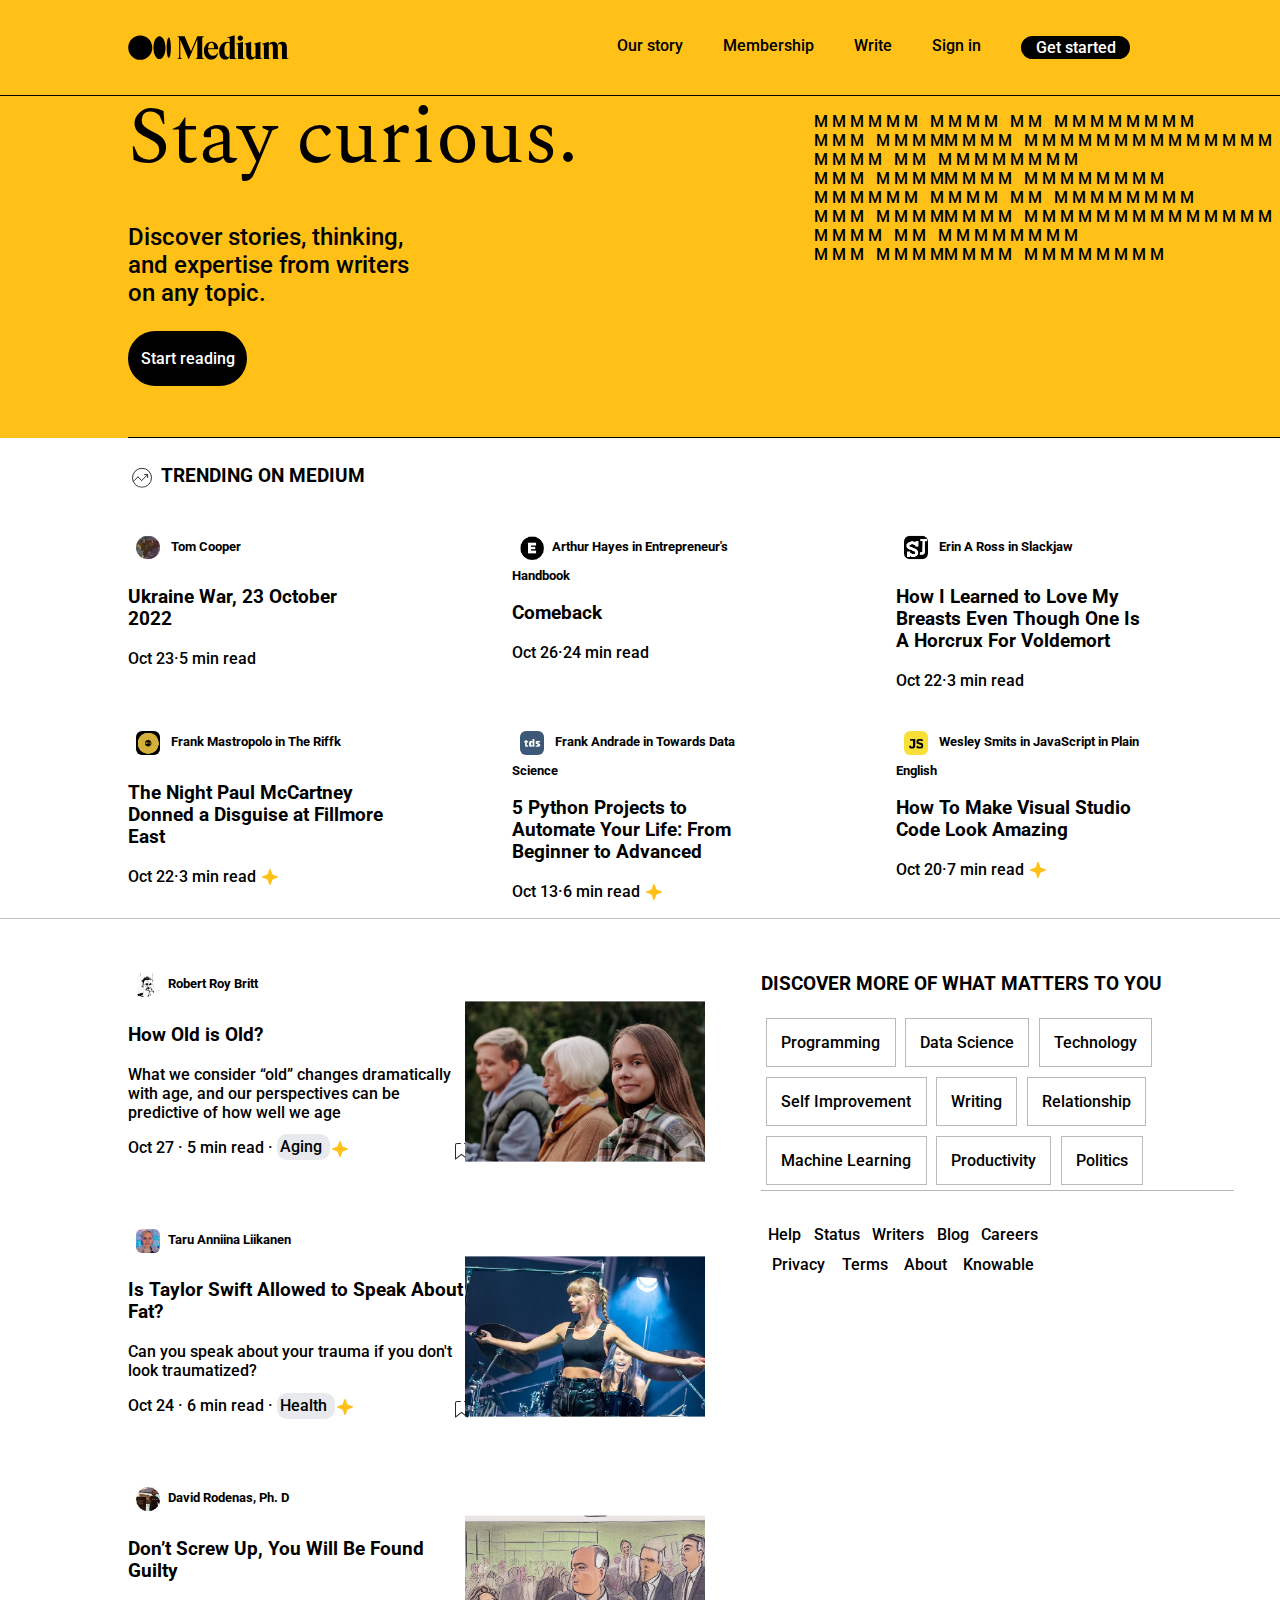
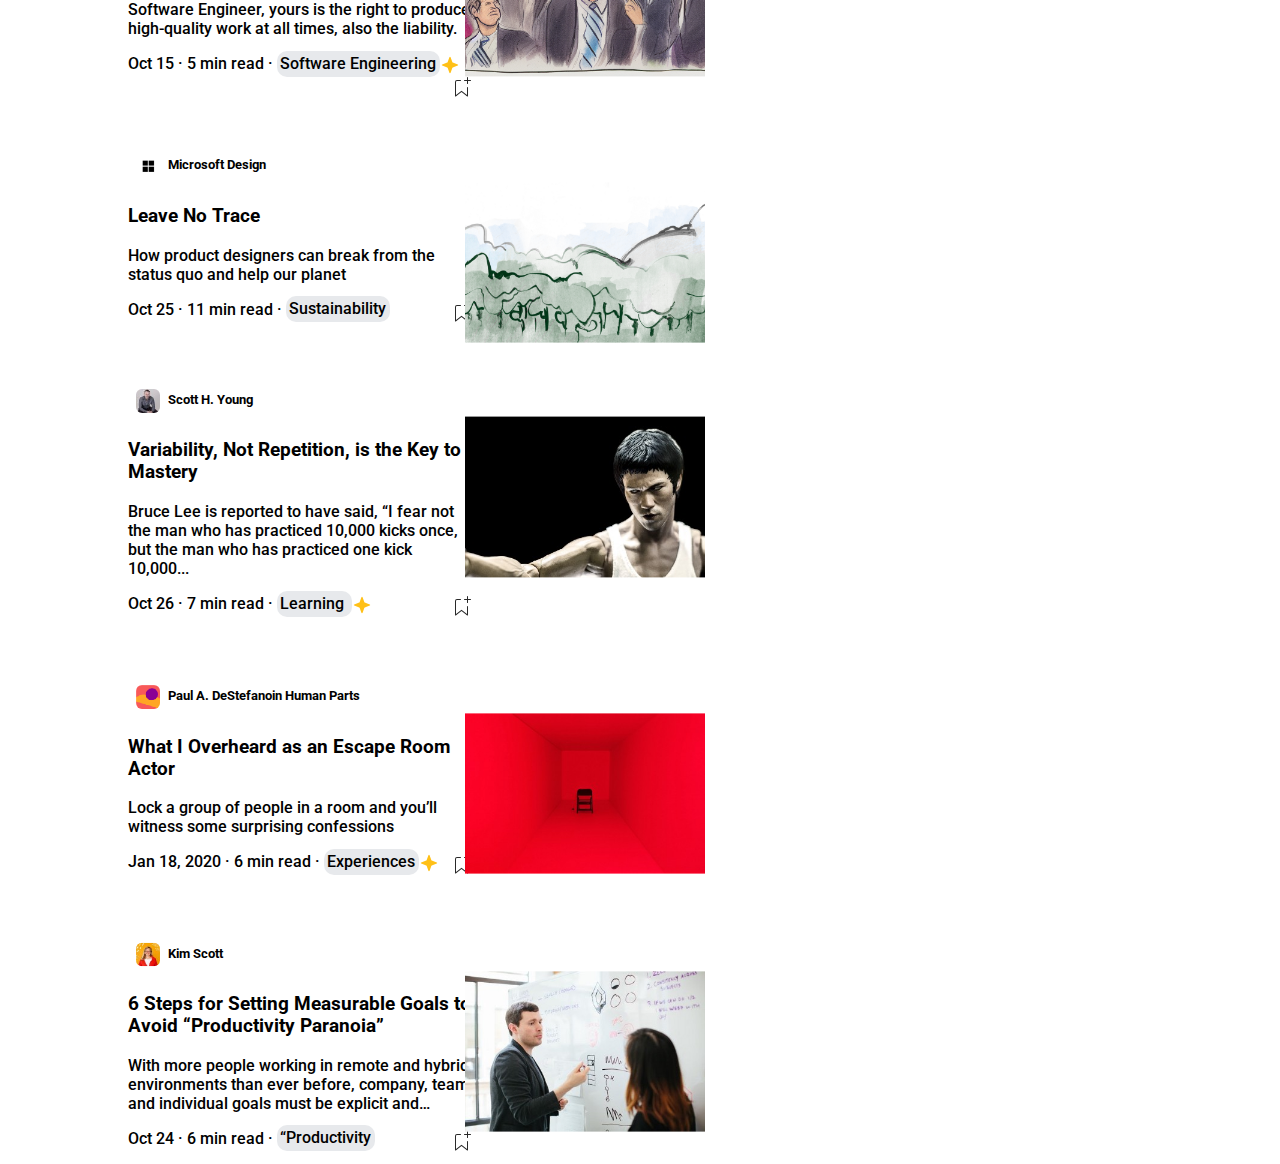
<file: Progetto Settimana 5/index.html>
<!DOCTYPE html>
<html lang="it">

<head>
    <meta charset="UTF-8">
    <meta name="viewport" content="width=device-width, initial-scale=1.0">
    <title>Progetto Unit 2 Flex Box</title>
    <link rel="preconnect" href="https://fonts.googleapis.com">
    <link rel="preconnect" href="https://fonts.gstatic.com" crossorigin>
    <link
        href="https://fonts.googleapis.com/css2?family=Roboto:ital,wght@0,100;0,300;0,400;0,500;0,700;0,900;1,100;1,300;1,400;1,500;1,700;1,900&display=swap"
        rel="stylesheet">
        <link rel="preconnect" href="https://fonts.googleapis.com">
<link rel="preconnect" href="https://fonts.gstatic.com" crossorigin>
<link href="https://fonts.googleapis.com/css2?family=Spectral:ital,wght@0,200;0,300;0,400;0,500;0,600;0,700;0,800;1,200;1,300;1,400;1,500;1,600;1,700;1,800&display=swap" rel="stylesheet">
    <link rel="stylesheet" href="assets/css/style.css">
</head>

<body>
    <div id="header-filler"></div>
    <header>
        <nav id="navbar">
            <img src="assets/imgs/svg/logo.svg" alt="Logo Medium" id="logo">
            <ul>
                <li>Our story</li>
                <li>Membership</li>
                <li>Write</li>
                <li>Sign in</li>
                <div class="bottoneNero" id="primoBottone">
                    <li id="bottoneNav">Get started</li>
                </div>
            </ul>
        </nav>
        <div id="altezza">
            <div id="parte1">
                <div id="parte2">
                    <p id="m"> <br>M M M M M M &nbsp; M M M  M &nbsp;  M M &nbsp; M M M M M M M M <br>
                       M M M &nbsp; M M M MM M  M M &nbsp; M M M M M M M M M M M M M M &nbsp; <br> M M M  M &nbsp;  M M &nbsp; M M M M M M M M <br>
                       M M M &nbsp; M M M MM M  M M &nbsp; M M M M M M M M <br>M M M M M M &nbsp; M M M  M &nbsp;  M M &nbsp; M M M M M M M M <br>
                       M M M &nbsp; M M M MM M  M M &nbsp; M M M M M M M M M M M M M M &nbsp; <br> M M M  M &nbsp;  M M &nbsp; M M M M M M M M <br>
                       M M M &nbsp; M M M MM M  M M &nbsp; M M M M M M M M</p>
                    </div>
            <h2>
                Stay curious.
            </h2>
            
            <p id="pheader">
                Discover stories, thinking, and expertise from writers on any topic.
            </p>
            <div class="bottoneNero" id="secondoBottone">
                <p>
                    Start reading
                </p>
            </div>
</div>

        </div>
    </header>
    <article>
        <h3 id="titoloArticle"> <img src="assets/imgs/svg/trending.svg" alt="trad" id="trend"> TRENDING ON MEDIUM</h3>
        <div id="containerArticle">
            <div class="contenitoriArticle">
                <h4><img src="assets/imgs/image01.jpeg" alt="primaFoto" class="fotoArticle" id="foto1"> Tom Cooper</h4>
                <h3>Ukraine War, 23 October 2022</h3>
                <p>Oct 23·5 min read</p>
            </div>
            <div class="contenitoriArticle">
                <h4> <img src="assets/imgs/image02.png" alt="secondaFoto" class="fotoArticle">Arthur Hayes in
                    Entrepreneur's Handbook</h4>
                <h3>Comeback</h3>
                <p>Oct 26·24 min read</p>
            </div>
            <div class="contenitoriArticle">
                <h4><img src="assets/imgs/image03.jpeg" alt="terzaFoto" class="fotoArticle"> Erin A Ross in Slackjaw
                </h4>
                <h3>How I Learned to Love My Breasts Even Though One Is A Horcrux For Voldemort</h3>
                <p>Oct 22·3 min read</p>
            </div>
            <div class="contenitoriArticle">
                <h4><img src="assets/imgs/image04.png" alt="quartaFoto" class="fotoArticle"> Frank Mastropolo in The
                    Riffk</h4>
                <h3>The Night Paul McCartney Donned a Disguise at Fillmore East</h3>
                <p>Oct 22·3 min read <img src="assets/imgs/svg/star.svg" alt="stelle" class="stelle"></p>
            </div>
            <div class="contenitoriArticle">
                <h4><img src="assets/imgs/image05.jpeg" alt="quintaFoto" class="fotoArticle"> Frank Andrade in Towards
                    Data Science</h4>
                <h3>5 Python Projects to Automate Your Life: From Beginner to Advanced</h3>
                <p>Oct 13·6 min read <img src="assets/imgs/svg/star.svg" alt="stelle" class="stelle"></p>
            </div>
            <div class="contenitoriArticle">
                <h4><img src="assets/imgs/image06.png" alt="sestaFoto" class="fotoArticle"> Wesley Smits in JavaScript
                    in Plain English</h4>
                <h3>How To Make Visual Studio Code Look Amazing</h3>
                <p>Oct 20·7 min read <img src="assets/imgs/svg/star.svg" alt="stelle" class="stelle"></p>
            </div>
        </div>
    </article>
    <main>
        <section>
            <div class="contenitoriSection">
                <h4><img src="assets/imgs/image07.jpeg" alt="settima" class="imgSection">Robert Roy Britt</h4>
                <h3>How Old is Old?</h3>
                <p>What we consider “old” changes dramatically with age, and our perspectives can be predictive of how
                    well we age</p>
                <p>Oct 27 · 5 min read · <span> Aging </span><img src="assets/imgs/svg/star.svg" alt="stelle"
                        class="stelle"><img src="assets/imgs/svg/bookmark.svg" alt="" class="book"></p>
                <img src="assets/imgs/image08.jpeg" alt="" class="imgGrandiSection">
            </div>
            <div class="contenitoriSection">
                <h4><img src="assets/imgs/image09.jpeg" alt="nove" class="imgSection">Taru Anniina Liikanen</h4>
                <h3>Is Taylor Swift Allowed to Speak About Fat?</h3>
                <p>Can you speak about your trauma if you don't look traumatized?</p>
                <p>Oct 24 · 6 min read · <span> Health </span><img src="assets/imgs/svg/star.svg" alt="stelle"
                        class="stelle"> <img src="assets/imgs/svg/bookmark.svg" alt="" class="book"></p>
                <img src="assets/imgs/image10.jpeg" alt="" class="imgGrandiSection">
            </div>
            <div class="contenitoriSection">
                <h4><img src="assets/imgs/image11.jpeg" alt="undici" class="imgSection">David Rodenas, Ph. D</h4>
                <h3>Don’t Screw Up, You Will Be Found Guilty</h3>
                <p>Software Engineer, yours is the right to produce high-quality work at all times, also the liability.
                </p>
                <p>Oct 15 · 5 min read · <span> Software Engineering</span><img src="assets/imgs/svg/star.svg"
                        alt="stelle" class="stelle"><img src="assets/imgs/svg/bookmark.svg" alt="" class="book"></p>
                <img src="assets/imgs/image12.png" alt="" class="imgGrandiSection">
            </div>
            <div class="contenitoriSection">
                <h4><img src="assets/imgs/image13.png" alt="tredici" class="imgSection">Microsoft Design</h4>
                <h3>Leave No Trace</h3>
                <p>How product designers can break from the status quo and help our planet</p>
                <p>Oct 25 · 11 min read · <span> Sustainability </span><img src="assets/imgs/svg/bookmark.svg" alt=""
                        class="book"></p>
                <img src="assets/imgs/image14.png" alt="" class="imgGrandiSection">
            </div>
            <div class="contenitoriSection">
                <h4><img src="assets/imgs/image15.jpeg" alt="quindici" class="imgSection">Scott H. Young</h4>
                <h3>Variability, Not Repetition, is the Key to Mastery</h3>
                <p>Bruce Lee is reported to have said, “I fear not the man who has practiced 10,000 kicks once, but the
                    man who has practiced one kick 10,000...</p>
                <p>Oct 26 · 7 min read · <span> Learning </span><img src="assets/imgs/svg/star.svg" alt="stelle"
                        class="stelle"> <img src="assets/imgs/svg/bookmark.svg" alt="" class="book"></p>
                <img src="assets/imgs/image16.jpg" alt="" class="imgGrandiSection">
            </div>
            <div class="contenitoriSection">
                <h4><img src="assets/imgs/image17.png" alt="diciassette" class="imgSection">Paul A. DeStefanoin Human
                    Parts</h4>
                <h3>What I Overheard as an Escape Room Actor</h3>
                <p>Lock a group of people in a room and you’ll witness some surprising confessions</p>
                <p>Jan 18, 2020 · 6 min read · <span> Experiences</span><img src="assets/imgs/svg/star.svg" alt="stelle"
                        class="stelle"> <img src="assets/imgs/svg/bookmark.svg" alt="" class="book"></p>
                <img src="assets/imgs/image18.jpeg" alt="" class="imgGrandiSection">
            </div>
            <div class="contenitoriSection">
                <h4><img src="assets/imgs/image19.jpeg" alt="diciannove" class="imgSection">Kim Scott</h4>
                <h3>6 Steps for Setting Measurable Goals to Avoid “Productivity Paranoia”</h3>
                <p>With more people working in remote and hybrid environments than ever before, company, team and
                    individual goals must be explicit and…</p>
                <p>Oct 24 · 6 min read · <span>“Productivity</span><img src="assets/imgs/svg/bookmark.svg" alt=""
                        class="book"> </p>
                <img src="assets/imgs/image20.jpg" alt="" class="imgGrandiSection">
            </div>
        </section>
        <aside>
            <h3>DISCOVER MORE OF WHAT MATTERS TO YOU</h3>
            <div id="containerAside">
                <p class="pAside">Programming</p>
                <p class="pAside">Data Science</p>
                <p class="pAside">Technology</p>
                <p class="pAside">Self Improvement</p>
                <p class="pAside">Writing</p>
                <p class="pAside">Relationship</p>
                <p class="pAside">Machine Learning</p>
                <p class="pAside">Productivity</p>
                <p class="pAside">Politics</p>
            </div>
            <br>
            <div id="containerAside2">
                <p class="pAside2">Help</p>
                <p class="pAside2">Status</p>
                <p class="pAside2">Writers</p>
                <p class="pAside2">Blog</p>
                <p class="pAside2">Careers</p>
                <p class="pAside2">Privacy</p>
                <p class="pAside2">Terms</p>
                <p class="pAside2">About</p>
                <p class="pAside2">Knowable</p>
            </div>
        </aside>
    </main>
    <script src="assets/java/script.js"></script>
</body>

</html>
</file>
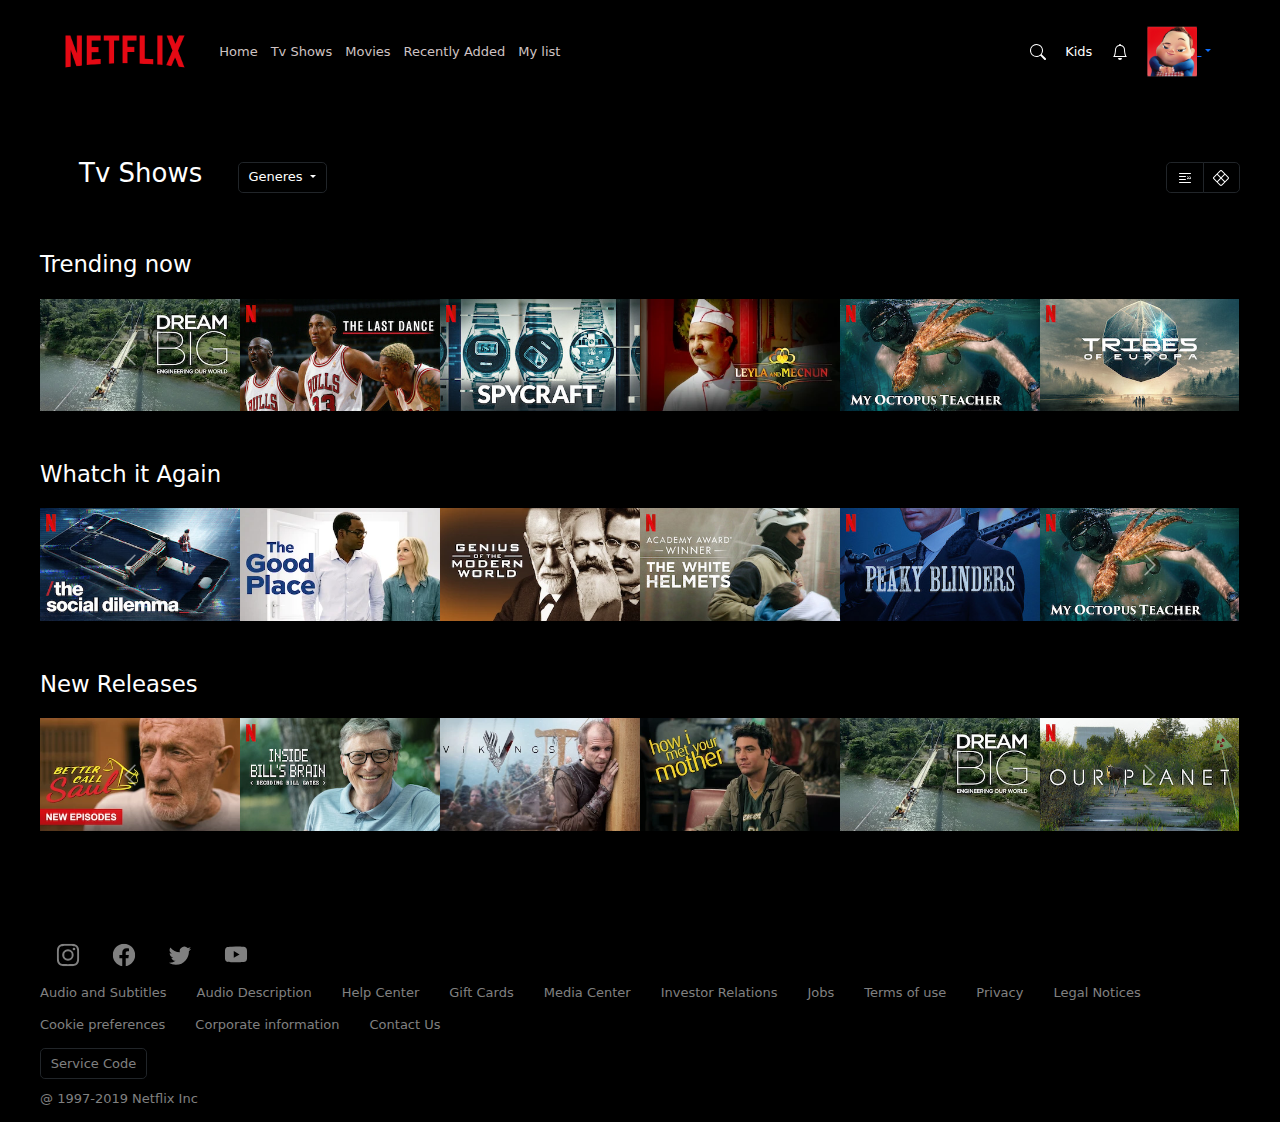
<file: Progetto Settimana 6/index.html>
<!DOCTYPE html>
<html lang="it">

<head>
  <meta charset="UTF-8">
  <meta name="viewport" content="width=device-width, initial-scale=1.0">
  <title>Home</title>
  <link href="https://cdn.jsdelivr.net/npm/bootstrap@5.3.3/dist/css/bootstrap.min.css" rel="stylesheet"
    integrity="sha384-QWTKZyjpPEjISv5WaRU9OFeRpok6YctnYmDr5pNlyT2bRjXh0JMhjY6hW+ALEwIH" crossorigin="anonymous">
  <link rel="stylesheet" href="asset/css/style.css">
</head>

<body>
  <header>
    <nav class="navbar navbar-expand-lg bg-body-dark">
      <div class="container-fluid">
        <a class="navbar-brand" href="index.html"><img id="logo" class="col-lg-3" src="asset/netflix_logo.png"
            alt="logo netflix"></a>
        <button class="navbar-toggler" type="button" data-bs-toggle="collapse" data-bs-target="#navbarSupportedContent"
          aria-controls="navbarSupportedContent" aria-expanded="false" aria-label="Toggle navigation">
          <span class="navbar-toggler-icon"></span>
        </button>
        <div class="collapse navbar-collapse" id="navbarSupportedContent">
          <ul class="navbar-nav me-auto mb-2 mb-lg-0">
            <li class="nav-item">
              <a id="bianco" class="nav-link active" aria-current="page" href="#">Home</a>
            </li>
            <li class="nav-item">
              <a id="bianco" class="nav-link" href="#">Tv Shows</a>
            </li>
            <li class="nav-item">
              <a id="bianco" class="nav-link active" aria-current="page" href="#">Movies</a>
            </li>
            <li class="nav-item">
              <a id="bianco" class="nav-link active" aria-current="page" href="#">Recently Added</a>
            </li>
            <li class="nav-item">
              <a id="bianco" class="nav-link active" aria-current="page" href="#">My list</a>
            </li>
          </ul>
          <svg xmlns="http://www.w3.org/2000/svg" width="16" height="16" fill="currentColor" class="bi bi-search"
            viewBox="0 0 16 16">
            <path
              d="M11.742 10.344a6.5 6.5 0 1 0-1.397 1.398h-.001q.044.06.098.115l3.85 3.85a1 1 0 0 0 1.415-1.414l-3.85-3.85a1 1 0 0 0-.115-.1zM12 6.5a5.5 5.5 0 1 1-11 0 5.5 5.5 0 0 1 11 0" />
          </svg>
          <p class="m-4">Kids</p>
          <svg xmlns="http://www.w3.org/2000/svg" width="16" height="16" fill="currentColor" class="bi bi-bell"
            viewBox="0 0 16 16">
            <path
              d="M8 16a2 2 0 0 0 2-2H6a2 2 0 0 0 2 2M8 1.918l-.797.161A4 4 0 0 0 4 6c0 .628-.134 2.197-.459 3.742-.16.767-.376 1.566-.663 2.258h10.244c-.287-.692-.502-1.49-.663-2.258C12.134 8.197 12 6.628 12 6a4 4 0 0 0-3.203-3.92zM14.22 12c.223.447.481.801.78 1H1c.299-.199.557-.553.78-1C2.68 10.2 3 6.88 3 6c0-2.42 1.72-4.44 4.005-4.901a1 1 0 1 1 1.99 0A5 5 0 0 1 13 6c0 .88.32 4.2 1.22 6" />
          </svg>
          <div class="dropdown m-4">
            <a class="dropdown-toggle" href="#" role="button" data-bs-toggle="dropdown" aria-expanded="false">
              <img id="avatar" src="asset/avatar.png" alt="avatar">
            </a>
            <ul class="dropdown-menu" id="menuIcona">
               <!--Link che porta nella pagina 2--> 
              <li class="coloreLi"><a class="dropdown-item" href="index2.html"> Manage Profiles</a></li>
              <li class="coloreLi"><a class="dropdown-item" href="#">Account</a></li>
              <li class="coloreLi"><a class="dropdown-item" href="#">Help Center</a></li>
            </ul>
          </div>
        </div>
    </nav>
    <div class="justify-content-between d-flex">
      <div class="d-flex p-5">
        <h2 id="margin">
          Tv Shows
        </h2>
        <div class="dropdown m-4">
          <a id="dark3" class="btn btn-dark text-white dropdown-toggle" href="#" role="button" data-bs-toggle="dropdown"
            aria-expanded="false">
            Generes
          </a>
          <ul class="dropdown-menu">
            <li><a class="dropdown-item" href="#">Action</a></li>
            <li><a class="dropdown-item" href="#">Thriller</a></li>
            <li><a class="dropdown-item" href="#">Horror</a></li>
          </ul>
        </div>
      </div>
      <div id="containerButton">
        <div class="btn-group" role="group" aria-label="Basic example">
          <button id="dark1" type="button" class="btn btn-dark"><svg xmlns="http://www.w3.org/2000/svg" width="16" height="16"
              fill="currentColor" class="bi bi-blockquote-right" viewBox="0 0 16 16">
              <path
                d="M2.5 3a.5.5 0 0 0 0 1h11a.5.5 0 0 0 0-1zm0 3a.5.5 0 0 0 0 1h6a.5.5 0 0 0 0-1zm0 3a.5.5 0 0 0 0 1h6a.5.5 0 0 0 0-1zm0 3a.5.5 0 0 0 0 1h11a.5.5 0 0 0 0-1zm10.113-5.373a7 7 0 0 0-.445-.275l.21-.352q.183.111.452.287.27.176.51.428.234.246.398.562.164.31.164.692 0 .54-.216.873-.217.328-.721.328-.322 0-.504-.211a.7.7 0 0 1-.188-.463q0-.345.211-.521.205-.182.569-.182h.281a1.7 1.7 0 0 0-.123-.498 1.4 1.4 0 0 0-.252-.37 2 2 0 0 0-.346-.298m-2.168 0A7 7 0 0 0 10 6.352L10.21 6q.183.111.452.287.27.176.51.428.234.246.398.562.164.31.164.692 0 .54-.216.873-.217.328-.721.328-.322 0-.504-.211a.7.7 0 0 1-.188-.463q0-.345.211-.521.206-.182.569-.182h.281a1.8 1.8 0 0 0-.117-.492 1.4 1.4 0 0 0-.258-.375 2 2 0 0 0-.346-.3z" />
            </svg></button>
          <button id="dark2" type="button" class="btn btn-dark"><svg xmlns="http://www.w3.org/2000/svg" width="16" height="16"
              fill="currentColor" class="bi bi-x-diamond" viewBox="0 0 16 16">
              <path
                d="M7.987 16a1.53 1.53 0 0 1-1.07-.448L.45 9.082a1.53 1.53 0 0 1 0-2.165L6.917.45a1.53 1.53 0 0 1 2.166 0l6.469 6.468A1.53 1.53 0 0 1 16 8.013a1.53 1.53 0 0 1-.448 1.07l-6.47 6.469A1.53 1.53 0 0 1 7.988 16zM7.639 1.17 4.766 4.044 8 7.278l3.234-3.234L8.361 1.17a.51.51 0 0 0-.722 0M8.722 8l3.234 3.234 2.873-2.873c.2-.2.2-.523 0-.722l-2.873-2.873zM8 8.722l-3.234 3.234 2.873 2.873c.2.2.523.2.722 0l2.873-2.873zM7.278 8 4.044 4.766 1.17 7.639a.51.51 0 0 0 0 .722l2.874 2.873z" />
            </svg></button>
        </div>
      </div>
    </div>
  </header>
  <main>
    <!--Tutte le immagini hanno un hover--> 
    <h3>Trending now</h3>
    <div id="carouselExampleFade" class="carousel slide carousel-fade">
      <div class="carousel-inner">
        <div class="carousel-item active d-lg-flex d-md-flex ">
          <img src="asset/media/media23.webp" class="d-block " alt="a">
          <img src="asset/media/media32.jpg" class="d-block " alt="b">
          <img src="asset/media/media18.jpg" class="d-block " alt="c">
          <img src="asset/media/media26.webp" class="d-block " alt="...">
          <img src="asset/media/media29.jpg" class="d-block " alt="...">
          <img src="asset/media/media12.jpg" class="d-block " alt="...">


        </div>
        <div class="carousel-item  d-lg-flex d-md-flex">
          <img src="asset/media/media20.jpg" class="d-block " alt="...">
          <img src="asset/media/media12.jpg" class="d-block " alt="...">
          <img src="asset/media/media16.webp" class="d-block " alt="...">
          <img src="asset/media/media24.jpg" class="d-block " alt="...">
          <img src="asset/media/media11.jpg" class="d-block " alt="...">
          <img src="asset/media/media7.webp" class="d-block " alt="...">
        </div>
        <div class="carousel-item  d-lg-flex d-md-flex">
          <img src="asset/media/media3.webp" class="d-block " alt="...">
          <img src="asset/media/media25.webp" class="d-block " alt="...">
          <img src="asset/media/media32.jpg" class="d-block " alt="...">
          <img src="asset/media/media11.jpg" class="d-block " alt="...">
          <img src="asset/media/media5.webp" class="d-block " alt="...">
          <img src="asset/media/media24.jpg" class="d-block " alt="...">
        </div>
      </div>
      <button class="carousel-control-prev" type="button" data-bs-target="#carouselExampleFade" data-bs-slide="prev">
        <span class="carousel-control-prev-icon" aria-hidden="true"></span>
        <span class="visually-hidden">Previous</span>
      </button>
      <button class="carousel-control-next" type="button" data-bs-target="#carouselExampleFade" data-bs-slide="next">
        <span class="carousel-control-next-icon" aria-hidden="true"></span>
        <span class="visually-hidden">Next</span>
      </button>
    </div>




    <h3>Whatch it Again</h3>
    <div id="carouselExampleFade2" class="carousel slide carousel-fade">
      <div class="carousel-inner">
        <div class="carousel-item active d-lg-flex d-md-flex">
          <img src="asset/media/media6.jpg" class="d-block " alt="...">
          <img src="asset/media/media2.webp" class="d-block " alt="...">
          <img src="asset/media/media3.webp" class="d-block " alt="...">
          <img src="asset/media/media17.jpg" class="d-block " alt="...">
          <img src="asset/media/media28.jpg" class="d-block " alt="...">
          <img src="asset/media/media29.jpg" class="d-block " alt="...">


        </div>
        <div class="carousel-item  d-lg-flex d-md-flex">
          <img src="asset/media/media7.webp" class="d-block " alt="...">
          <img src="asset/media/media8.webp" class="d-block " alt="...">
          <img src="asset/media/media9.jpg" class="d-block " alt="...">
          <img src="asset/media/media10.jpg" class="d-block " alt="...">
          <img src="asset/media/media11.jpg" class="d-block " alt="...">
          <img src="asset/media/media12.jpg" class="d-block " alt="...">
        </div>
        <div class="carousel-item  d-lg-flex d-md-flex">
          <img src="asset/media/media19.webp" class="d-block " alt="...">
          <img src="asset/media/media14.webp" class="d-block " alt="...">
          <img src="asset/media/media27.jpg" class="d-block " alt="...">
          <img src="asset/media/media22.webp" class="d-block " alt="...">
          <img src="asset/media/media18.jpg" class="d-block " alt="...">
          <img src="asset/media/media31.webp" class="d-block " alt="...">
        </div>
      </div>
      <button class="carousel-control-prev" type="button" data-bs-target="#carouselExampleFade2" data-bs-slide="prev">
        <span class="carousel-control-prev-icon" aria-hidden="true"></span>
        <span class="visually-hidden">Previous</span>
      </button>
      <button class="carousel-control-next" type="button" data-bs-target="#carouselExampleFade2" data-bs-slide="next">
        <span class="carousel-control-next-icon" aria-hidden="true"></span>
        <span class="visually-hidden">Next</span>
      </button>
    </div>

    <h3>New Releases</h3>
    <div id="carouselExampleFade3" class="carousel slide carousel-fade">
      <div class="carousel-inner ">
        <div class="carousel-item active d-lg-flex d-md-flex">
          <img src="asset/media/media19.webp" class="d-block" alt="...">
          <img src="asset/media/media20.jpg" class="d-block " alt="...">
          <img src="asset/media/media21.webp" class="d-block " alt="...">
          <img src="asset/media/media22.webp" class="d-block " alt="...">
          <img src="asset/media/media23.webp" class="d-block " alt="...">
          <img src="asset/media/media24.jpg" class="d-block " alt="...">


        </div>
        <div class="carousel-item d-lg-flex d-md-flex">
          <img src="asset/media/media26.webp" class="d-block " alt="...">
          <img src="asset/media/media31.webp" class="d-block " alt="...">
          <img src="asset/media/media27.jpg" class="d-block " alt="...">
          <img src="asset/media/media28.jpg" class="d-block " alt="...">
          <img src="asset/media/media29.jpg" class="d-block " alt="...">
          <img src="asset/media/media30.jpg" class="d-block " alt="...">
        </div>
        <div class="carousel-item d-lg-flex d-md-flex">
          <img src="asset/media/media13.jpg" class="d-block " alt="...">
          <img src="asset/media/media14.webp" class="d-block " alt="...">
          <img src="asset/media/media15.jpg" class="d-block " alt="...">
          <img src="asset/media/media16.webp" class="d-block " alt="...">
          <img src="asset/media/media17.jpg" class="d-block " alt="...">
          <img src="asset/media/media18.jpg" class="d-block " alt="...">
        </div>
      </div>
      <button class="carousel-control-prev" type="button" data-bs-target="#carouselExampleFade3" data-bs-slide="prev">
        <span class="carousel-control-prev-icon" aria-hidden="true"></span>
        <span class="visually-hidden">Previous</span>
      </button>
      <button class="carousel-control-next" type="button" data-bs-target="#carouselExampleFade3" data-bs-slide="next">
        <span class="carousel-control-next-icon" aria-hidden="true"></span>
        <span class="visually-hidden">Next</span>
      </button>
    </div>
  </main>



  <!--Ho fatto il footer seguendo il mock up sul sito di epicode, non sono arrivato in tempo a modificarlo -->



  <footer>
    <div id="icon">
      <div>
        <svg xmlns="http://www.w3.org/2000/svg" width="16" height="16" fill="currentColor"
          class="bi bi-instagram posizione" viewBox="0 0 16 16">
          <path
            d="M8 0C5.829 0 5.556.01 4.703.048 3.85.088 3.269.222 2.76.42a3.9 3.9 0 0 0-1.417.923A3.9 3.9 0 0 0 .42 2.76C.222 3.268.087 3.85.048 4.7.01 5.555 0 5.827 0 8.001c0 2.172.01 2.444.048 3.297.04.852.174 1.433.372 1.942.205.526.478.972.923 1.417.444.445.89.719 1.416.923.51.198 1.09.333 1.942.372C5.555 15.99 5.827 16 8 16s2.444-.01 3.298-.048c.851-.04 1.434-.174 1.943-.372a3.9 3.9 0 0 0 1.416-.923c.445-.445.718-.891.923-1.417.197-.509.332-1.09.372-1.942C15.99 10.445 16 10.173 16 8s-.01-2.445-.048-3.299c-.04-.851-.175-1.433-.372-1.941a3.9 3.9 0 0 0-.923-1.417A3.9 3.9 0 0 0 13.24.42c-.51-.198-1.092-.333-1.943-.372C10.443.01 10.172 0 7.998 0zm-.717 1.442h.718c2.136 0 2.389.007 3.232.046.78.035 1.204.166 1.486.275.373.145.64.319.92.599s.453.546.598.92c.11.281.24.705.275 1.485.039.843.047 1.096.047 3.231s-.008 2.389-.047 3.232c-.035.78-.166 1.203-.275 1.485a2.5 2.5 0 0 1-.599.919c-.28.28-.546.453-.92.598-.28.11-.704.24-1.485.276-.843.038-1.096.047-3.232.047s-2.39-.009-3.233-.047c-.78-.036-1.203-.166-1.485-.276a2.5 2.5 0 0 1-.92-.598 2.5 2.5 0 0 1-.6-.92c-.109-.281-.24-.705-.275-1.485-.038-.843-.046-1.096-.046-3.233s.008-2.388.046-3.231c.036-.78.166-1.204.276-1.486.145-.373.319-.64.599-.92s.546-.453.92-.598c.282-.11.705-.24 1.485-.276.738-.034 1.024-.044 2.515-.045zm4.988 1.328a.96.96 0 1 0 0 1.92.96.96 0 0 0 0-1.92m-4.27 1.122a4.109 4.109 0 1 0 0 8.217 4.109 4.109 0 0 0 0-8.217m0 1.441a2.667 2.667 0 1 1 0 5.334 2.667 2.667 0 0 1 0-5.334" />
        </svg>
      </div>
      <div>
        <svg xmlns="http://www.w3.org/2000/svg" width="16" height="16" fill="currentColor"
          class="bi bi-facebook posizione" viewBox="0 0 16 16">
          <path
            d="M16 8.049c0-4.446-3.582-8.05-8-8.05C3.58 0-.002 3.603-.002 8.05c0 4.017 2.926 7.347 6.75 7.951v-5.625h-2.03V8.05H6.75V6.275c0-2.017 1.195-3.131 3.022-3.131.876 0 1.791.157 1.791.157v1.98h-1.009c-.993 0-1.303.621-1.303 1.258v1.51h2.218l-.354 2.326H9.25V16c3.824-.604 6.75-3.934 6.75-7.951" />
        </svg>
      </div>
      <div>
        <svg xmlns="http://www.w3.org/2000/svg" width="16" height="16" fill="currentColor"
          class="bi bi-twitter posizione" viewBox="0 0 16 16">
          <path
            d="M5.026 15c6.038 0 9.341-5.003 9.341-9.334q.002-.211-.006-.422A6.7 6.7 0 0 0 16 3.542a6.7 6.7 0 0 1-1.889.518 3.3 3.3 0 0 0 1.447-1.817 6.5 6.5 0 0 1-2.087.793A3.286 3.286 0 0 0 7.875 6.03a9.32 9.32 0 0 1-6.767-3.429 3.29 3.29 0 0 0 1.018 4.382A3.3 3.3 0 0 1 .64 6.575v.045a3.29 3.29 0 0 0 2.632 3.218 3.2 3.2 0 0 1-.865.115 3 3 0 0 1-.614-.057 3.28 3.28 0 0 0 3.067 2.277A6.6 6.6 0 0 1 .78 13.58a6 6 0 0 1-.78-.045A9.34 9.34 0 0 0 5.026 15" />
        </svg>
      </div>
      <div>
        <svg xmlns="http://www.w3.org/2000/svg" width="16" height="16" fill="currentColor"
          class="bi bi-youtube posizione" viewBox="0 0 16 16">
          <path
            d="M8.051 1.999h.089c.822.003 4.987.033 6.11.335a2.01 2.01 0 0 1 1.415 1.42c.101.38.172.883.22 1.402l.01.104.022.26.008.104c.065.914.073 1.77.074 1.957v.075c-.001.194-.01 1.108-.082 2.06l-.008.105-.009.104c-.05.572-.124 1.14-.235 1.558a2.01 2.01 0 0 1-1.415 1.42c-1.16.312-5.569.334-6.18.335h-.142c-.309 0-1.587-.006-2.927-.052l-.17-.006-.087-.004-.171-.007-.171-.007c-1.11-.049-2.167-.128-2.654-.26a2.01 2.01 0 0 1-1.415-1.419c-.111-.417-.185-.986-.235-1.558L.09 9.82l-.008-.104A31 31 0 0 1 0 7.68v-.123c.002-.215.01-.958.064-1.778l.007-.103.003-.052.008-.104.022-.26.01-.104c.048-.519.119-1.023.22-1.402a2.01 2.01 0 0 1 1.415-1.42c.487-.13 1.544-.21 2.654-.26l.17-.007.172-.006.086-.003.171-.007A100 100 0 0 1 7.858 2zM6.4 5.209v4.818l4.157-2.408z" />
        </svg>
      </div>


    </div>
    
    <div id="scritteFooter">
<p>Audio and Subtitles</p>
<p>Audio Description</p>
<p>Help Center</p>
<p>Gift Cards</p>
<p>Media Center</p>
<p>Investor Relations</p>
<p>Jobs</p>
<p>Terms of use</p>
<p>Privacy</p>
<p>Legal Notices</p>
<p>Cookie preferences</p>
<p>Corporate information</p>
<p>Contact Us</p>
    </div>
    <div>
    <button id="black" type="button" class="btn btn-dark">Service Code</button>
</div>
<div>
  <p>@ 1997-2019 Netflix Inc</p>
</div>
  </footer>
  <script src="https://cdn.jsdelivr.net/npm/bootstrap@5.3.3/dist/js/bootstrap.bundle.min.js"
    integrity="sha384-YvpcrYf0tY3lHB60NNkmXc5s9fDVZLESaAA55NDzOxhy9GkcIdslK1eN7N6jIeHz"
    crossorigin="anonymous"></script>
</body>

</html>
</file>
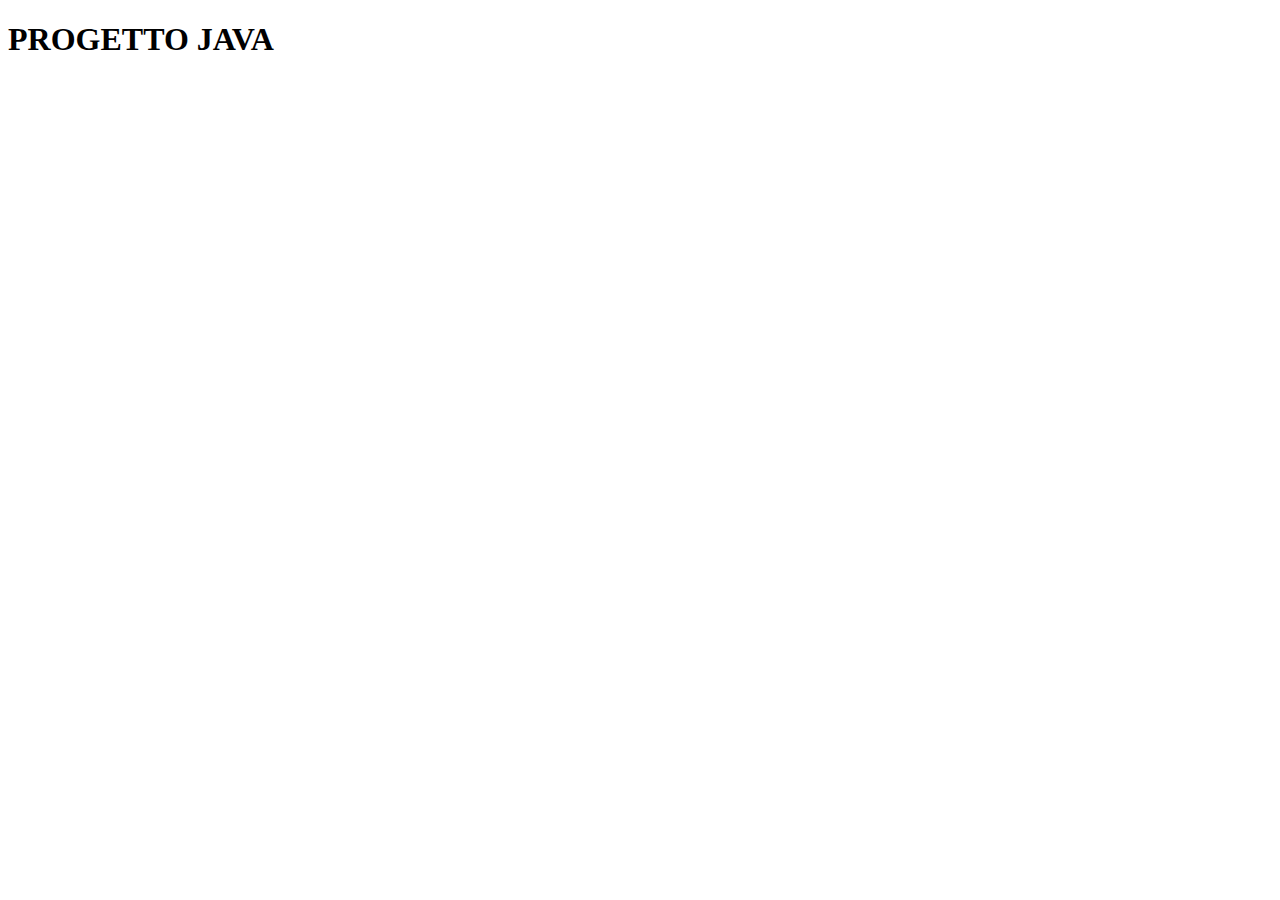
<file: Progetto Settimanale/index.html>
<!DOCTYPE html>
<html lang="it">
<head>
    <meta charset="UTF-8">
    <meta name="viewport" content="width=device-width, initial-scale=1.0">
    <title>Progetto Settimana 3 Javascript</title>
</head>
<body>
    
<h1>PROGETTO JAVA</h1>


    <script src="asset/java/D10.js"></script>
</body>
</html>
</file>
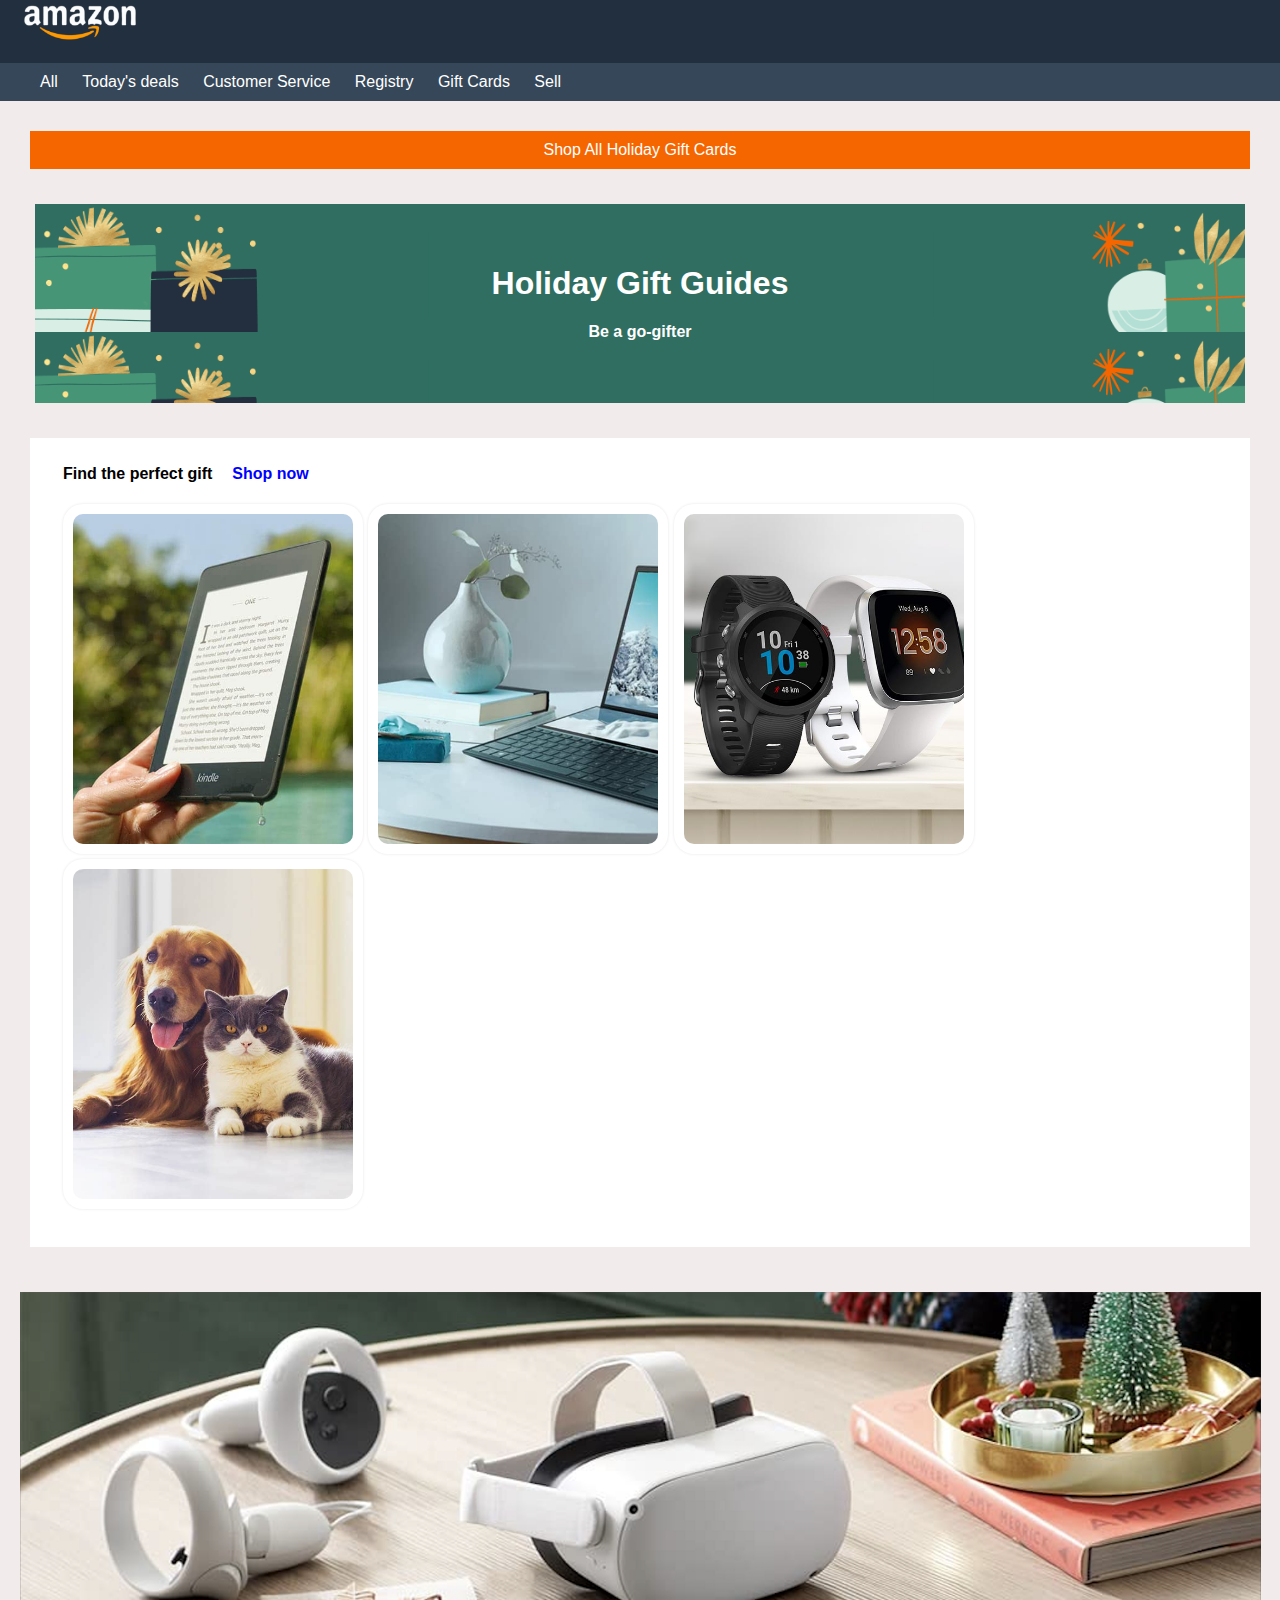
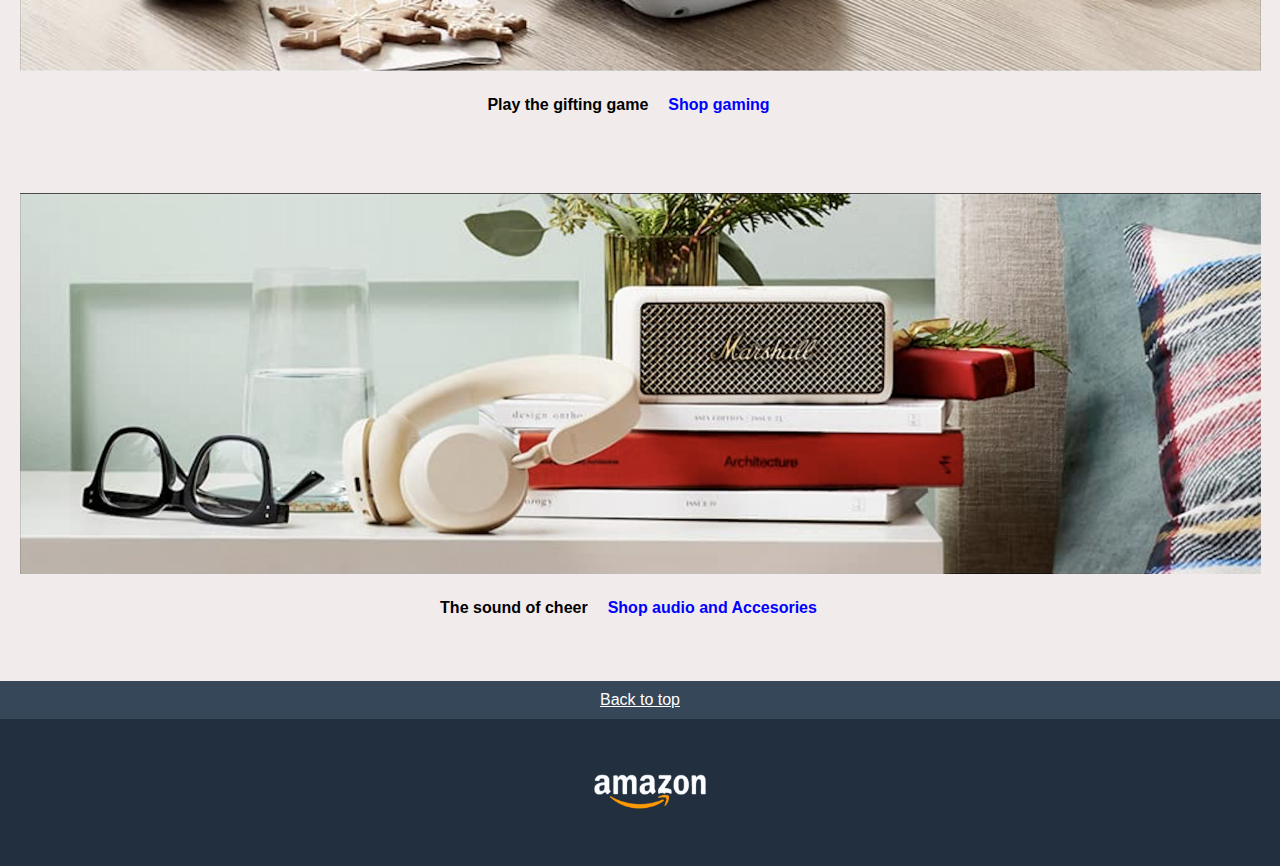
<file: Progetto settimana 2/index1.html>
<!DOCTYPE html>
<html lang="it">

<head>
    <meta charset="UTF-8">
    <meta name="viewport" content="width=device-width, initial-scale=1.0">
    <title>Progetto settimana due</title>

    <link rel="stylesheet" href="assets/css/style1.css">
</head>

<body>
    <header class="coloresfondo" id="header">
        <img src="assets/images/logo.png" alt="Logo Amazon" id="logo">
        <nav class="coloresfondo2">
            <ul id="spazio">
                <li>All</li>
                <li>Today's deals</li>
                <li>Customer Service</li>
                <li>Registry</li>
                <li>Gift Cards</li>
                <li>Sell</li>
            </ul>
        </nav>
    </header>
    <main>
        <div id="primodiv">
            <span>Shop All Holiday Gift Cards</span>
        </div>
        <section>
            <h1>Holiday Gift Guides</h1>
            <h4>Be a go-gifter</h4>
        </section>
        <article>
            <div id="divimmagini">
                <h4 id="testonero">Find the perfect gift<p class="blu">Shop now</p>
                </h4>
                <img class="posizioneimg" src="assets/images/img_1.jpg" alt="Tablet">
                <img class="posizioneimg" src="assets/images/img_2.jpg" alt="PC">
                <img class="posizioneimg" src="assets/images/img_3.jpg" alt="Orologi">
                <img class="posizioneimg" src="assets/images/img_4.jpg" alt="Animali">
            </div>
            <div class="contenitoreimg">
                <img id="sizeimg" src="assets/images/img_9.png" alt="game" title="Play the gifting game">
                <h4 id="titoloimmagine">Play the gifting game<p class="blu">Shop gaming</p>
                </h4>
            </div>
            <div class="contenitoreimg">
                <img id="sizeimg" src="assets/images/img_10.png" alt="sound" title="the sound of cheer">
                <h4 id="titoloimmagine">The sound of cheer<p class="blu">Shop audio and Accesories</p>
                </h4>
            </div>
        </article>
    </main>
    <footer>
        <div class="coloresfondo2" id="spaziobottone">
            <a id="bottone" href="#header">Back to top</a>

        </div>

        <div class="coloresfondo" id="logofinale">
            <img src="assets/images/logo.png" alt="Logo Amazon" id="logo">
        </div>

    </footer>
</body>

</html>
</file>
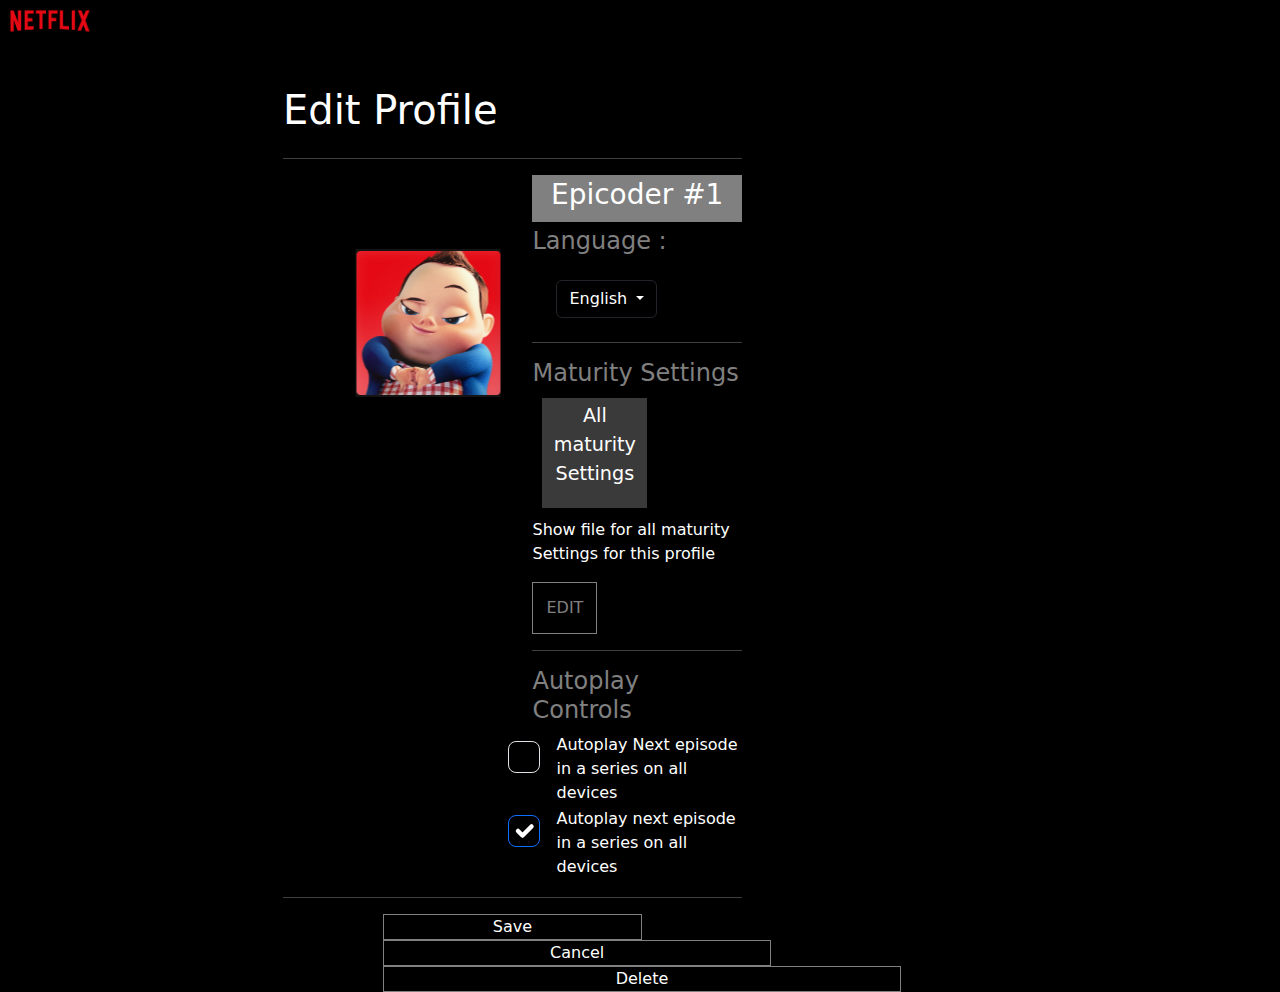
<file: Progetto Settimana 6/index2.html>
<!DOCTYPE html>
<html lang="it">

<head>
    <meta charset="UTF-8">
    <meta name="viewport" content="width=device-width, initial-scale=1.0">
    <title>Pagina Profile</title>
    <link href="https://cdn.jsdelivr.net/npm/bootstrap@5.3.3/dist/css/bootstrap.min.css" rel="stylesheet"
        integrity="sha384-QWTKZyjpPEjISv5WaRU9OFeRpok6YctnYmDr5pNlyT2bRjXh0JMhjY6hW+ALEwIH" crossorigin="anonymous">
    <link rel="stylesheet" href="asset/css/style2.css">
</head>

<body>
    <header>
        <div><a href="index.html"><img id="logo" class="" src="asset/netflix_logo.png" alt="logo netflix"></a>
        </div>
    </header>
    <main>
        <div id="containerBig" class="d-flex flex-column">
            <div>
                <h1 id="titolo">Edit Profile</h1>
            </div>
            <hr>
            <div class="d-flex flex-lg-row flex-sm-column ">

                <div id="posAvatar">
                    <img id="avatar2" src="asset/avatar.png" alt="avatar2">
                </div>

                <div id="container2" class="flex-column">
                    <div id="button1">
                        <h3>Epicoder #1</h3>
                    </div>
                    <div>
                        <h4>Language :</h4>
                        <div class="dropdown m-4">
                            <a id="button2" class="btn btn-dark text-white dropdown-toggle" href="#" role="button"
                                data-bs-toggle="dropdown" aria-expanded="false">
                                English
                            </a>
                            <ul class="dropdown-menu">
                                <li><a class="dropdown-item" href="#">Italian</a></li>
                                <li><a class="dropdown-item" href="#">Spanish</a></li>
                            </ul>
                        </div>
                    </div>
                    <hr>
                    <h4>Maturity Settings</h4>
                    <div id="Settings">
                        <p>All maturity Settings</p>
                    </div>
                    <div>
                        <p>Show file for all maturity Settings for this profile</p>
                        <button id="button3" type="button">EDIT</button>
                    </div>
                    <hr>
                    <h4>Autoplay Controls</h4>
                    <div class="form-check">
                        <input id="input" class="form-check-input" type="checkbox" value="" id="flexCheckDefault">
                        <label class="form-check-label" for="flexCheckDefault">
                            Autoplay Next episode in a series on all devices
                        </label>
                    </div>
                    <div class="form-check">
                        <input id="input2" class="form-check-input" type="checkbox" value="" id="flexCheckChecked"
                            checked>
                        <label class="form-check-label" for="flexCheckChecked">
                            Autoplay next episode in a series on all devices
                        </label>
                    </div>
                </div>
            </div>
            <hr>
            <div class="container text-center flex-column">
                <div id="containerCol" class="flex-column">
                    <div id="save" class="col align-self-start ">
                        Save
                    </div>
                    <div id="cancel" class="col align-self-center ">
                        Cancel
                    </div>
                    <div id="delete" class="col align-self-end">
                        Delete
                    </div>
                </div>
            </div>



        </div>
    </main>

    <script src="https://cdn.jsdelivr.net/npm/bootstrap@5.3.3/dist/js/bootstrap.bundle.min.js"
        integrity="sha384-YvpcrYf0tY3lHB60NNkmXc5s9fDVZLESaAA55NDzOxhy9GkcIdslK1eN7N6jIeHz"
        crossorigin="anonymous"></script>
</body>

</html>
</file>
<file: Progetto Settimana 5/assets/css/style.css>
/*Visualizzare da 1440 a 1540,non è responsive*/


html,
body {
    padding: 0;
    margin: 0;
    box-sizing: border-box;
    font-family: "Roboto", sans-serif;
    font-weight: 500;
    font-style: bold;
}

/*Header*/
header {
    background-color: #ffc017;
}

nav {
    display: flex;
    border-bottom: solid black 1px;
    justify-content: flex-end;
    background-color: #ffc017;
    position: fixed;
    top: 0;
    width: 100%;
    z-index: 100;
    animation: changeColor 2s;
}

ul {
    list-style: none;
    display: flex;
    padding: 20px;
    margin-right: 9%;

}

li {
    margin-right: 40px;
}

#logo {
    margin-left: 10%;
    margin-right: auto;
}

#altezza {
    height: 40vh;
    border-bottom: solid black 1px;
    margin-left: 10%;
    margin-top: 6%;
}

h2 {
    margin-top: 5%;
    font-size: 5em;
    margin-bottom: 10px;
    font-family: "Spectral", serif;
    font-weight: 400;
    font-style: bold;
}

.bottoneNero {
    color: white;
    border: solid 2px black;
    background-color: black;
    border-radius: 30px;
}

#secondoBottone {
    text-align: center;
    width: 10%;

}

#primoBottone {
    text-align: center;
    width: 20%;
}

#bottoneNav {
    width: 100%;
}

#pheader {
    font-size: 1.5em;
    max-width: 25%;
}

#parte2 {
    float: right;
    position: relative;

}

@keyframes bounceIn {
    0% {
        transform: translateY(-100vh) rotate(-360deg) scale(0.2);
        opacity: 0;
    }

    80% {
        transform: translateY(0) rotate(360deg) scale(1.2);
        opacity: 1;
    }

    100% {
        transform: translateY(0) rotate(0deg) scale(1);
    }
}

#m {
     animation: bounceIn 3s ease infinite ;
     animation-delay: 5s;
}

/* Article*/
#containerArticle {
    display: flex;
    flex-wrap: wrap;
}

.contenitoriArticle {
    flex-direction: column;
    margin-left: 10%;
    width: 20%;
}

.fotoArticle {
    transform: scale(0.6);
    border-radius: 10px;
    display: inline-block;
    vertical-align: middle;

}

.stelle {
    display: inline-block;
    vertical-align: middle;
}

#titoloArticle {
    margin-left: 10%;
    margin-top: 2%;
}

#trend {
    display: inline-block;
    vertical-align: middle;
}

#foto1 {
    border-radius: 30px;
}

article {
    border-bottom: solid rgb(199, 194, 194) 1px;
}

h4 {
    font-size: small;
}

/* Main, section e Aside */

main {
    display: flex;
    margin-left: 10%;
}

section {
    display: flex;
    flex-direction: column;
}

.contenitoriSection {
    position: relative;
    margin-top: 5%;
    width: 60%;
}

.imgSection {
    transform: scale(0.6);
    border-radius: 10px;
    display: inline-block;
    vertical-align: middle;

}

span {
    background-color: #E7E9EC;
    border-radius: 10px;
    text-align: center;
    padding: 1%;
}

.imgGrandiSection {
    position: absolute;
    right: -90%;
    top: 0;
    transform: scale(0.6);
}

.book {
    float: right;
}

aside {
    margin-top: 3%;
    margin-left: 5%;
    margin-right: 4%;
}

#containerAside {
    display: flex;
    flex-wrap: wrap;
    flex-direction: row;
    width: auto;
    border-bottom: solid 0.5px rgb(185, 182, 182);

}

.pAside {
    border: solid 1px rgb(185, 185, 185);
    padding: 3%;
    margin: 1%;
}

#containerAside2 {
    display: flex;
    flex-wrap: wrap;
    justify-content: space-evenly;
    width: 60%;
    margin-top: 2%;

}

.pAside2 {
    padding: 2%;
    margin: 0;
}
</file>
<file: Progetto Settimana 6/asset/css/style.css>
html , body{
    background-color: black;
    margin: 0;
    padding: 0;
    color: white;
    margin-left: 20px;
    margin-right: 20px;
    font-size: small;
}

#bianco{
    color: rgb(207, 195, 195);
}
#logo{
    width: 150px;
    padding: 0;
    margin: 0;
}
#avatar{
    width: 50px;
    padding: 0;
    margin: 0;

}
#containerButton{
    align-self: center;
    
}
#menuIcona{
    background-color: black;
    
}
#dark1{
background-color: black;
}
#dark2{
    background-color: black;  
}
#dark3{
    background-color: black;   
}
#margin{
margin-right: 16px;
margin-top: 16px;
}

.d-block{
    width: 16.66%;
}
.d-block:hover {
    transform: scale(1.1);
    transition: opacity 0.3s ease; 
}
#carouselExampleFade{
    margin-bottom: 50px ;
}

#carouselExampleFade2{
    margin-bottom: 50px ;
}
#carouselExampleFade3{
    margin-bottom: 50px ;
}

h3{
    margin-bottom: 20px;
}
footer{
  width: 100%;
    margin-top: 8%;
    color: grey;
}
#icon{
   display: flex;
    
}
.posizione{
    margin: 20px;
    transform: scale(1.4);
}
#scritteFooter{
    display: flex;
    flex-wrap: wrap;
    max-width: 100%;
}
p{
    margin-right: 30px;
    font-size: small;
    
}
#black{
    background-color: black;
    color: grey;
    margin-bottom: 10px;
}

@media (max-width:765px){
    .d-block{
        width: 60%;
    }
}
</file>
<file: Progetto settimana 2/assets/css/style1.css>
.coloresfondo {
    background-color: #222f3e;
}

.coloresfondo2 {
    background-color: #364759;

}

body {
    font-family: Arial, Helvetica, sans-serif;
    color: white;
    margin: 0%;
    background-color: rgb(241, 235, 235);
}

#spazio {
    padding-top: 10px;
    padding-bottom: 10px;

}

li {
    display: inline;
    margin-right: 20px;




}

#logo {
    width: 120px;
    height: auto;
    padding-bottom: 1px;
    padding-left: 20px;
}

#primodiv {
    text-align: center;
    background-color: #f56600;
    margin: 30px;
    padding: 10px;
}

section {
    background-image: url(../images/bg-image.png);
    text-align: center;
    padding: 40px;
    margin: 35px;
}

#divimmagini {
    box-sizing: border-box;
    margin: 30px;
    padding: 30px;
    border: 3px solid;
    box-shadow: 2px;
    background-color: white;
    padding-top: 3px;
    
   

}

 

.posizioneimg {
    display: inline block;
    box-sizing: border-box;
    object-fit: cover;
    width: 300px;
    height: 350px;
    padding: 10px;
    border-radius: 20px;
    box-shadow: 0 0px 3px rgba(0, 0, 0, 0.1);
    margin-bottom: 1px;
    margin-right: 1px;
   

}

#testonero {
    color: black;
}

.blu {
    display: inline;
    color: blue;
    margin-left: 20px;

}

.contenitoreimg {

    margin: 28px;
    padding: 30px;
    text-align: center;
    margin-left: 5px;
    padding: 15px;
    



}

#sizeimg {
    width: 102%;
    height: 102%;

}

#titoloimmagine {
    color: black;
}

#bottone {
    color: white;



}

footer {
    text-align: center;

}

#logofinale {
    padding: 50px;
}

#spaziobottone {
    padding: 10px;
}
</file>
<file: Progetto Settimana 6/asset/css/style2.css>
body{
    background-color: black;
    padding: 0;
    color: white;
    margin-right: 33%;
}
#logo{
    width: 100px;
    padding: 0;
    margin: 0;
    float: left
}

#containerBig{
   margin-left: 33%;
   margin-right: 33%;
   max-width: 33%;
    padding-top: 10%;
    flex-wrap: wrap;
}
#avatar2{
    transform: scale(0.5);
    
    
    
    
}
#posAvatar{
   margin-right: 20px;
   width: 50%;
     
}
#button1{
    background-color: gray;
    padding: 3px;
    margin-bottom: 5px;
    
}
#button2{
    background-color:black ;
}
h4{
    color: gray;
}
h3{
    text-align: center;
}
#Settings{
    background-color: rgb(59, 58, 58);
    padding: 4px;
    font-size: larger;
    max-width: 50%;
    text-align: center;
    margin: 10px;
}
#button3{
    background-color: black;
    color: grey;
    padding: 13px;
    border: solid grey 1px;
}
#input{
    background-color: black;
    font-size: xx-large;
}
#input2{
    background-color: black;
    font-size: xx-large;
}
#save{
    border: solid grey 1px;
    width: 100%;
}
#cancel{
    border: solid grey 1px;
    width: 150%;
}
#delete{
    border: solid grey 1px;
    width: 200%;
}
</file>
